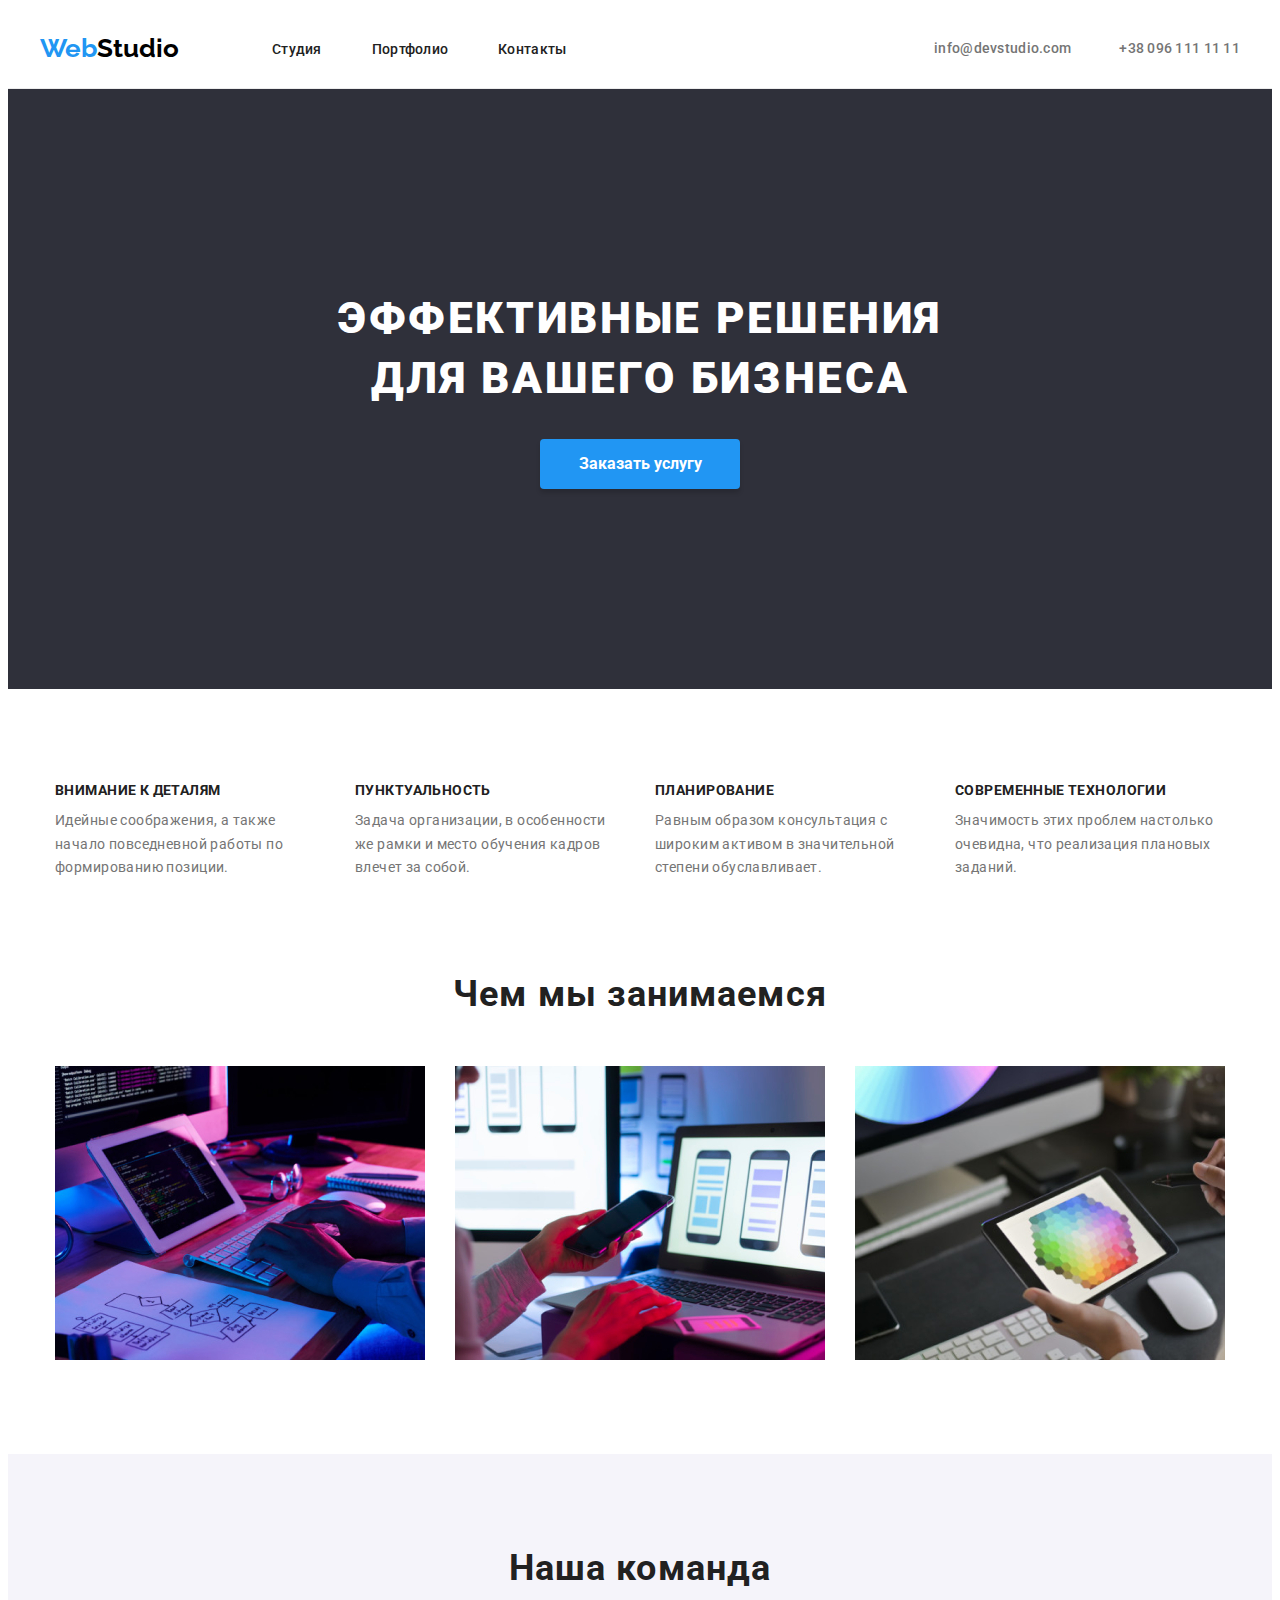
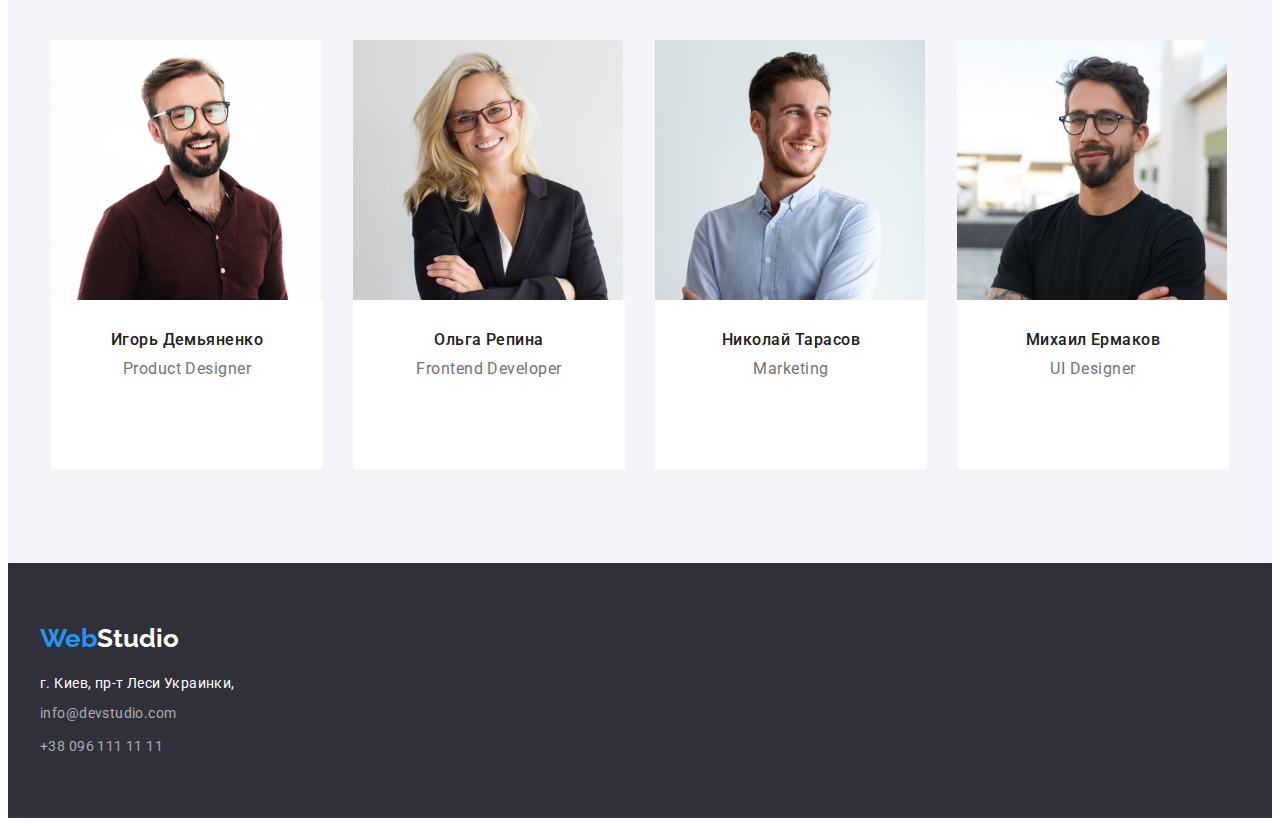
<file: index.html>
<!DOCTYPE html>
<html lang="ru">
    <head>
        <meta charset="UTF-8" />
        <meta http-equiv="X-UA-Compatible" content="IE=edge" />
        <meta name="viewport" content="width=device-width, initial-scale=1.0" />
        <title>WebStudio</title>
        <link rel="stylesheet" href="https://cdnjs.cloudflare.com/ajax/libs/modern-normalize/1.1.0/modern-normalize.min.css"
            integrity="sha512-wpPYUAdjBVSE4KJnH1VR1HeZfpl1ub8YT/NKx4PuQ5NmX2tKuGu6U/JRp5y+Y8XG2tV+wKQpNHVUX03MfMFn9Q=="
            crossorigin="anonymous" referrerpolicy="no-referrer" />
        <link rel="preconnect" href="https://fonts.googleapis.com">
        <link rel="preconnect" href="https://fonts.gstatic.com" crossorigin="" />
        <link 
            href="https://fonts.googleapis.com/css2?family=Raleway:wght@700&family=Roboto:wght@400;500;700;900&display=swap"
            rel="stylesheet" />
        <link rel="stylesheet" href="./css/styles.css">
</head>
<body>
    <!--header-->
    <header class="header"> 
        <div class="container header-container">
            <nav class="header-navigation">
                <a class="header-logo link" href="./index.html">
                    <span class="header-logo-web">Web</span><span class="header-logo-studio">Studio</span></a>
                <ul class="header-list">
                    <li class="header-item"><a class="header-link link" href="./index.html">Студия</a></li>
                    <li class="header-item"><a class="header-link link" href="./portfolio.html">Портфолио</a></li>
                    <li class="header-item"><a class="header-link link" href="">Контакты</a></li>
                </ul>
            </nav>
            <ul class="header-connect">
                <li><a href="info@devstudio.com" class="header-mail link">info@devstudio.com</a></li>
                <li><a href="tel:++380961111111" class="header-tel link">+38 096 111 11 11</a></li>
            </ul>
        </div>
    </header>
    <!--main-->
    <main>
        <!--hero-->
        <section class="section hero">
            <div class="container hero-container">
                <h1 class="hero-title">Эффективные решения для вашего бизнеса</h1>
                <button type="button" class="hero-btn">Заказать услугу</button>
            </div>
        </section>
        <!--feat. and work-->
        <section class="section features">
            <div class="container features-container">
                <h2 class="visually-hidden">Лучшая web компания Киева</h2>
                <ul class="features-list">
                    <li class="features-items">
                        <h3 class="title-item">Внимание к деталям</h3>
                        <p class="text-item">Идейные соображения, а также начало повседневной работы по формированию позиции.</p></li>
                    <li class="features-items">
                        <h3 class="title-item">Пунктуальность</h3>
                        <p class="text-item">Задача организации, в особенности же рамки и место обучения кадров влечет за собой.</p></li>
                    <li class="features-items">
                        <h3 class="title-item">Планирование</h3>
                        <p class="text-item">Равным образом консультация с широким активом в значительной степени обуславливает.</p></li>
                    <li class="features-items">
                        <h3 class="title-item">Современные технологии</h3>
                        <p class="text-item">Значимость этих проблем настолько очевидна, что реализация плановых заданий.</p></li>
                </ul>
            </div>
            <!--our work-->
        </section>
        <section class="section work">       
            <div class="container">
                <h2 class="second-title">Чем мы занимаемся</h2>
                <ul class="work-list">
                    <li class="work-img"><img src="./images/img1.jpg" alt="набор текста на клавиатуре" width="370" height="294"></li>
                    <li class="work-img"><img src="./images/box_2.jpg" alt="поиск в телефоне" width="370" height="294"></li>
                    <li class="work-img"><img src="./images/box_3.jpg" alt="выбор цвета" width="370" height="294"></li>
                </ul>
            </div>
        </section>
        <!--our team-->
        <section class="section team">
            <div class="container">
            <h2 class="second-title">Наша команда</h2>
            <ul class="team-list">
                <li class="team-items">
                    <img src="./images/img.jpg" alt="Игорь Демьяненко" width="270" height="260">
                    <div class="team-text border-team-img">
                        <h3 class="team-item-name">Игорь Демьяненко</h3>
                        <p lang="en" class="team-item-occupation">Product Designer</p>
                    </div>
                </li>
                <li class="team-items">
                    <img src="./images/img2.jpg" alt="Ольга Репина" width="270" height="260" class="team-img">
                    <div class="team-text border-team-img">
                        <h3 class="team-item-name">Ольга Репина</h3>
                        <p lang="en" class="team-item-occupation">Frontend Developer</p>
                    </div>
                </li>
                <li class="team-items">
                    <img src="./images/img3.jpg" alt="Николай Тарасов" width="270" height="260" class="team-img">
                    <div class="team-text border-team-img">
                        <h3 class="team-item-name">Николай Тарасов</h3>
                        <p lang="en" class="team-item-occupation">Marketing</p>
                    </div>
                </li>
                <li class="team-items">
                    <img src="./images/img4.jpg" alt="Михаил Ермаков" width="270" height="260" class="team-img">
                    <div class="team-text border-team-img">  
                        <h3 class="team-item-name">Михаил Ермаков</h3>
                        <p lang="en" class="team-item-occupation">UI Designer</p>
                    </div>
                </li>
            </ul>
            </div>
        </section>   
    </main>
    <!--footer-->
    <footer class="footer">
        <div class="container footer-container">
            <a class="footer-logo link" href="./index.html"><span class="footer-logo-web">Web</span><span class="footer-logo-studio">Studio</span></a>
            <div class="adress">
                <address><a href="https://goo.gl/maps/CzD2CsyNjKXHCDds6" target="_blank" rel="noopener noreferrer" class="footer-contact link">г. Киев, пр-т Леси Украинки,<br /></a></address>
            </div>
            <div class="mail">
                <a href="info@devstudio.com" class="footer-mail link">info@devstudio.com</a><br />
            </div>
            
            <a href="tel:++380961111111" class="footer-tel link">+38 096 111 11 11</a>
        </div>
    </footer>
</body>
</html>
</file>
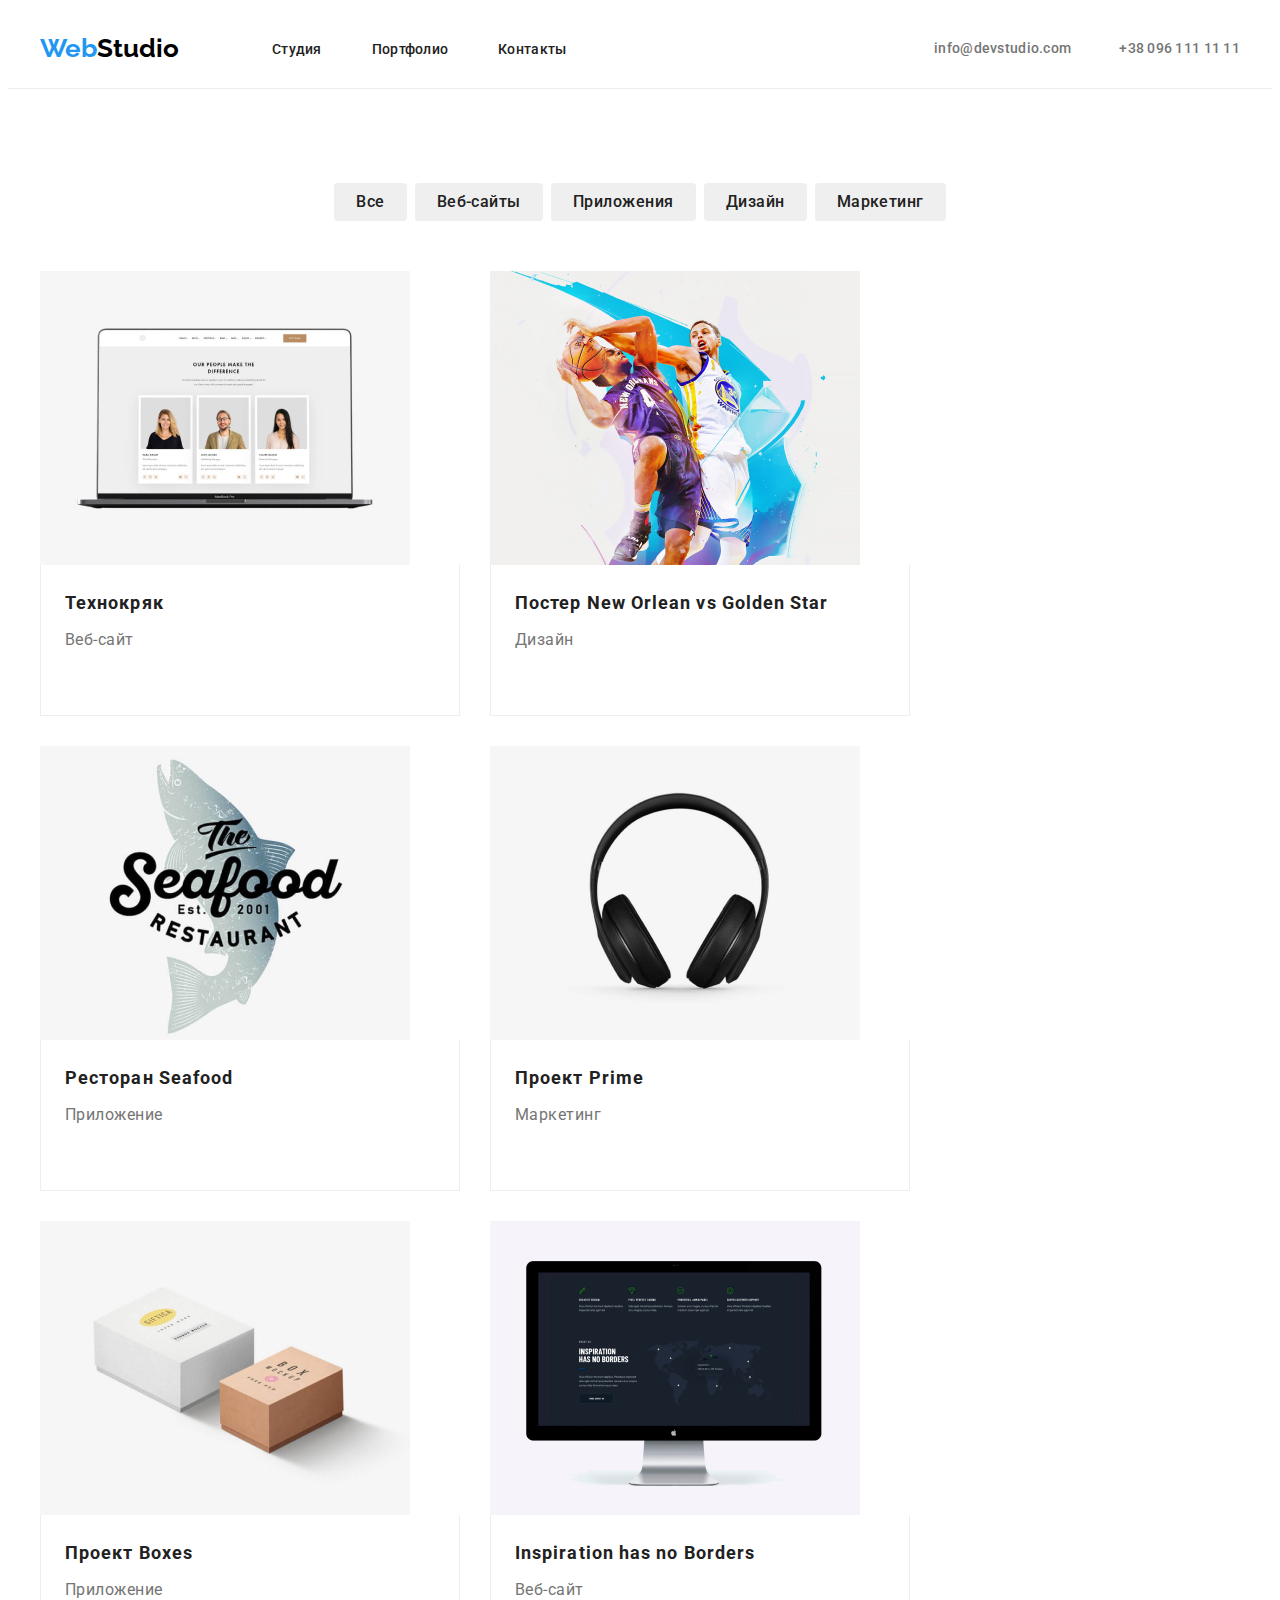
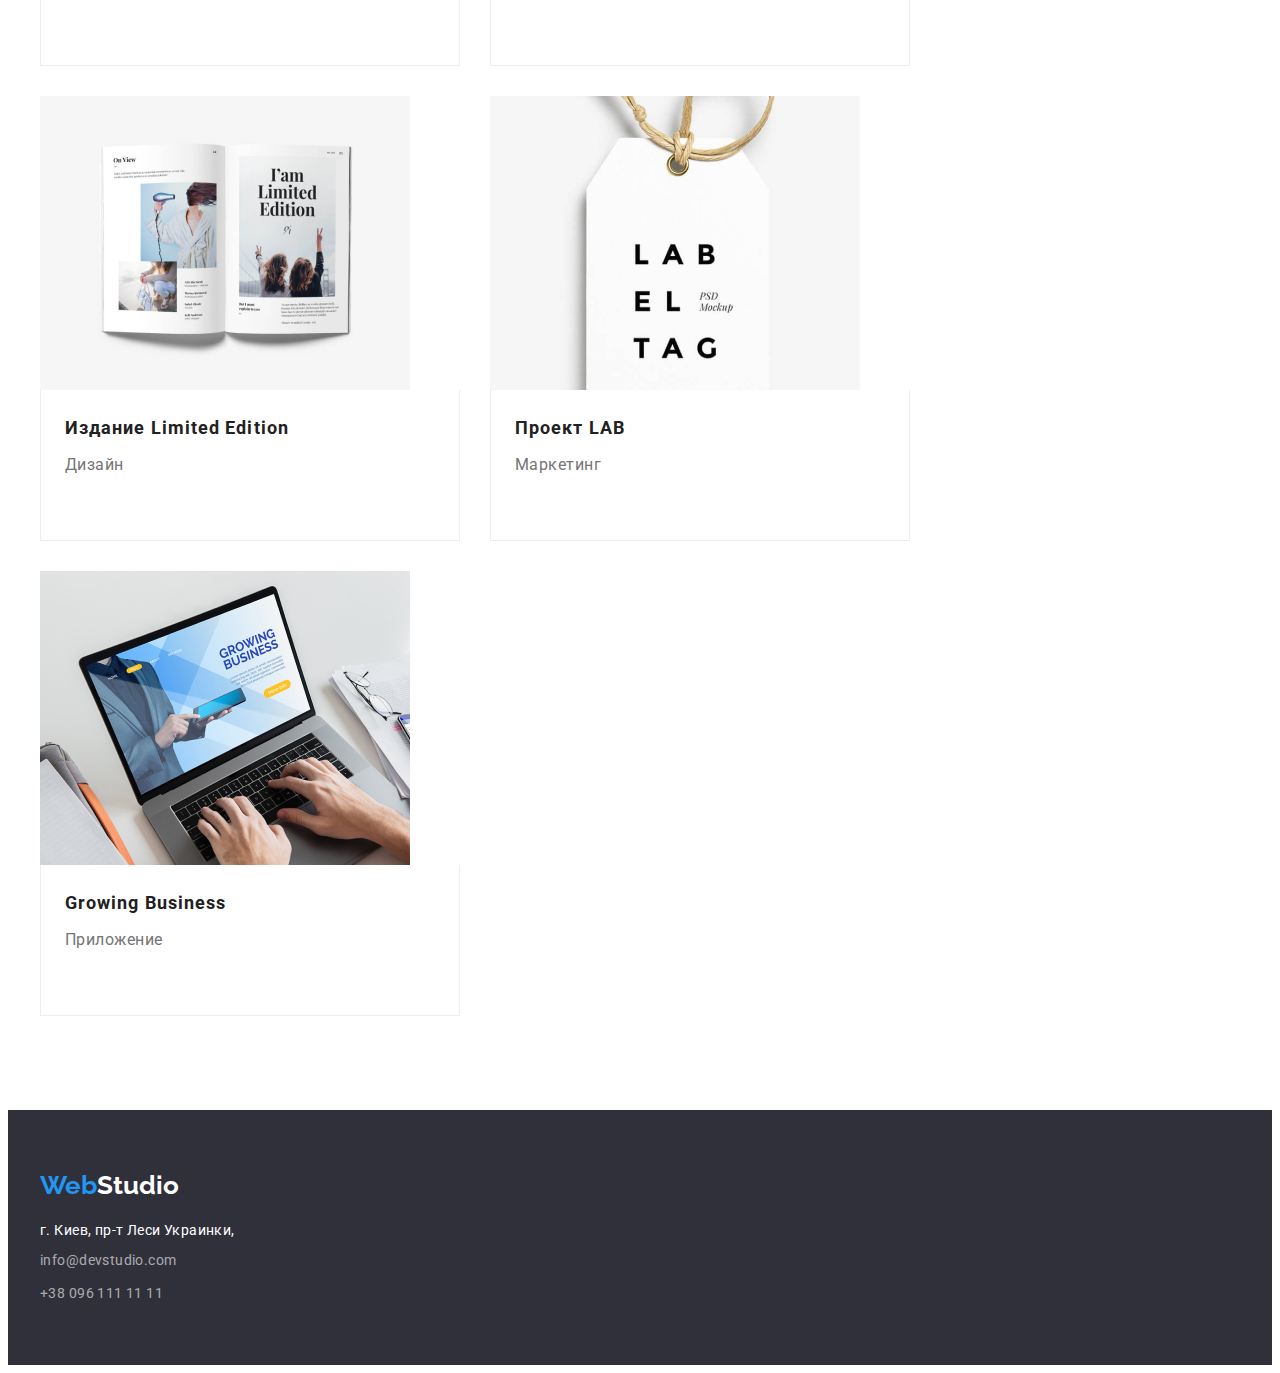
<file: portfolio.html>
<!DOCTYPE html>
<html lang="ru">
    <head>
        <meta charset="UTF-8" />
        <meta http-equiv="X-UA-Compatible" content="IE=edge" />
        <meta name="viewport" content="width=device-width, initial-scale=1.0" />
        <title>Portfolio--</title>
        <link rel="stylesheet" href="https://cdnjs.cloudflare.com/ajax/libs/modern-normalize/1.1.0/modern-normalize.min.css"
            integrity="sha512-wpPYUAdjBVSE4KJnH1VR1HeZfpl1ub8YT/NKx4PuQ5NmX2tKuGu6U/JRp5y+Y8XG2tV+wKQpNHVUX03MfMFn9Q=="
            crossorigin="anonymous" referrerpolicy="no-referrer" />
        <link rel="preconnect" href="https://fonts.googleapis.com">
        <link rel="preconnect" href="https://fonts.gstatic.com" crossorigin="" />
        <link 
            href="https://fonts.googleapis.com/css2?family=Raleway:wght@700&family=Roboto:wght@400;500;700;900&display=swap"
            rel="stylesheet" />
        <link rel="stylesheet" href="./css/styles.css">
</head>
<body>
    <!--header-->
    <header class="header">
        <div class="container header-container">
            <nav class="header-navigation">
                <a class="header-logo link" href="./index.html">
                    <span class="header-logo-web">Web</span><span class="header-logo-studio">Studio</span></a>
                <ul class="header-list">
                    <li class="header-item"><a class="header-link link" href="./index.html">Студия</a></li>
                    <li class="header-item"><a class="header-link link" href="./portfolio.html">Портфолио</a></li>
                    <li class="header-item"><a class="header-link link" href="">Контакты</a></li>
                </ul>
            </nav>
            <ul class="header-connect">
                <li><a href="info@devstudio.com" class="header-mail link">info@devstudio.com</a></li>
                <li><a href="tel:++380961111111" class="header-tel link">+38 096 111 11 11</a></li>
            </ul>
        </div>
    </header>
    <!--main-->
    <main>
        <!--hero-->
        <section class="section portfolio">
            <div class="container">
            <h1 class="visually-hidden">Лучшие web-сайты Киева</h1>
            <ul class="btn-list">
                <li class="btn"><button type="button" class="portfolio-btn-item">Bсе</button></li>
                <li class="btn"><button type="button" class="portfolio-btn-item">Веб-сайты</button></li>
                <li class="btn"><button type="button" class="portfolio-btn-item">Приложения</button></li>
                <li class="btn"><button type="button" class="portfolio-btn-item">Дизайн</button></li>
                <li class="btn"><button type="button" class="portfolio-btn-item">Маркетинг</button></li>
            </ul>
            <h2 class="visually-hidden">Лучшие web портфолио Киева</h2>
            <ul class="portfolio-list">
                <Li class="portfolio-element">
                    <img class="portfolio-img" src="./images/1.jpg" alt="Технокряк" width="370" height="294">
                    <div class="portfolio-item border-img">
                        <h3 class="portfolio-item-title">Технокряк</h3>
                        <p class="portfolio-item-text">Веб-сайт</p>
                    </div>
                <Li class="portfolio-element">
                    <img class="portfolio-img" src="./images/2.jpg" alt="Постер New Orlean vs Golden Star" width="370" height="294">
                    <div class="portfolio-item border-img">
                    <h3 class="portfolio-item-title">Постер New Orlean vs Golden Star</h3>
                    <p class="portfolio-item-text">Дизайн</p>
                </Li>
                <Li class="portfolio-element">
                    <img class="portfolio-img" src="./images/3.jpg" alt="Ресторан Seafood" width="370" height="294">
                    <div class="portfolio-item border-img">
                        <h3 class="portfolio-item-title">Ресторан Seafood</h3>
                        <p class="portfolio-item-text">Приложение</p>
                    </div>
                </Li>
                <Li class="portfolio-element">
                    <img class="portfolio-img" src="./images/4.jpg" alt="Проект Prime" width="370" height="294">
                    <div class="portfolio-item border-img">
                        <h3 class="portfolio-item-title">Проект Prime</h3>
                        <p class="portfolio-item-text">Маркетинг</p>
                    </div>
                </Li>
                <li class="portfolio-element">
                    <img class="portfolio-img" src="./images/5.jpg" alt="Проект Boxes" width="370" height="294">
                    <div class="portfolio-item border-img">
                        <h3 class="portfolio-item-title">Проект Boxes</h3>
                        <p class="portfolio-item-text">Приложение</p>
                    </div>
                </li>
                <Li class="portfolio-element">
                    <img class="portfolio-img" src="./images/6.jpg" alt="Inspiration has no Borders" width="370" height="294">
                    <div class="portfolio-item border-img">
                        <h3 class="portfolio-item-title">Inspiration has no Borders</h3>
                        <p class="portfolio-item-text">Веб-сайт</p>
                    </div>
                </Li>
                <Li class="portfolio-element">
                    <img class="portfolio-img" src="./images/7.jpg" alt="Издание Limited Edition" width="370" height="294">
                    <div class="portfolio-item border-img">
                        <h3 class="portfolio-item-title">Издание Limited Edition</h3>
                        <p class="portfolio-item-text">Дизайн</p>
                    </div>
                </Li>
                <Li class="portfolio-element">
                    <img class="portfolio-img" src="./images/8.jpg" alt="Проект LAB" width="370" height="294">
                    <div class="portfolio-item border-img">
                        <h3 class="portfolio-item-title">Проект LAB</h3>
                        <p class="portfolio-item-text">Маркетинг</p>
                    </div>
                </Li>
                <Li class="portfolio-element">
                    <img class="portfolio-img" src="./images/9.jpg" alt="Growing Business" width="370" height="294">
                    <div class="portfolio-item border-img">
                        <h3 class="portfolio-item-title">Growing Business</h3>
                        <p class="portfolio-item-text">Приложение</p>
                    </div>
                </Li>
            </ul>
            </div>
        </section>
    </main>
    <!--footer-->
    <footer class="footer">
        <div class="container footer-container">
            <a class="footer-logo link" href="./index.html"><span class="footer-logo-web">Web</span><span
                    class="footer-logo-studio">Studio</span></a>
            <div class="adress">
                <address><a href="https://goo.gl/maps/CzD2CsyNjKXHCDds6" target="_blank" rel="noopener noreferrer"
                        class="footer-contact link">г. Киев, пр-т Леси Украинки,<br /></a></address>
            </div>
            <div class="mail">
                <a href="info@devstudio.com" class="footer-mail link">info@devstudio.com</a><br />
            </div>
            <a href="tel:++380961111111" class="footer-tel link">+38 096 111 11 11</a>
        </div>
    </footer>
</body>
</html>
</file>
<file: css/styles.css>
:root {
  --main-title-color: #ffffff;
  --second-title-color: #212121;
  --first-text-color: #757575;
  --accent-color: #2196f3;
  --background-color: #2f303a;
  --footer-adress: rgba(255, 255, 255, 0.6);
}

p,
h1,
h2,
h3,
h4,
h5,
h6 {
  margin: 0;
}

ul {
  margin: 0;
  padding: 0;
  list-style: none;
}

button {
  cursor: pointer;
  padding: 0px;
  border: none;
}

img {
  display: block;
}

address {
  font-style: normal;
}

.container {
  width: 1200px;
  padding-left: 15px;
  padding-right: 15px;
  margin-left: auto;
  margin-right: auto;
}

.section {
  padding-top: 94px;
  padding-bottom: 94px;
}

body {
  font-family: "roboto", sans-serif;
  color: #212121;
}

.link {
  text-decoration: none;
}

/* ------------GENERAL SELECTION------------- */

.second-title {
  font-weight: 700;
  font-size: 36px;
  line-height: 1.16;
  text-align: center;
  letter-spacing: 0.03em;
  color: var(--second-title-color);
}

/* ------------HEADER------------- */
.header {
  background-color: var(--main-title-color);
  padding-top: 25px;
  padding-bottom: 25px;
  display: block;
  border-bottom-style: solid;
  border-color: #ececec;
  border-width: 1px;
}

.header-container {
  display: flex;
  align-items: center;
}

.header-navigation {
  display: flex;
  align-items: center;
}

.header-list {
  display: flex;
}

.header-connect {
  display: flex;
  margin-left: auto;
}

.header-item {
  margin-right: 50px;
}

.header-item:last-child {
  margin-right: 0;
}

.header-logo {
  margin-right: 93px;
  font-family: "Raleway";
  font-style: normal;
  font-weight: 700;
  font-size: 26px;
}

.header-logo-web {
  color: var(--accent-color);
}

.header-logo-studio {
  color: black;
}

.header-link {
  font-weight: 500;
  font-size: 14px;
  line-height: 1, 14;
  letter-spacing: 0.02em;
  color: var(--second-title-color);
}

.header-link:hover,
.header-link:focus {
  color: var(--accent-color);
}

.header-mail {
  font-weight: 500;
  font-size: 14px;
  line-height: 1.33;
  letter-spacing: 0.02em;
  color: var(--first-text-color);
  /* padding-top: 32px;
  padding-bottom: 32px; */
}

.header-tel {
  font-weight: 500;
  font-size: 14px;
  line-height: 1.33;
  letter-spacing: 0.02em;
  color: var(--first-text-color);
  margin-left: 48px;
  /* padding-top: 32px;
  padding-bottom: 32px; */
}

.header-mail:hover,
.header-mail:focus,
.header-tel:hover,
.header-tel:focus {
  color: var(--accent-color);
}

/* ------------HERO------------- */

.hero {
  background-color: var(--background-color);
  padding-top: 200px;
  padding-bottom: 200px;
}

.hero-container {
  text-align: center;
}

.hero-title {
  font-weight: 900;
  font-size: 44px;
  line-height: 1.36;
  text-align: center;
  letter-spacing: 0.06em;
  text-transform: uppercase;
  color: var(--main-title-color);
  width: 696px;
  margin-left: auto;
  margin-right: auto;
  margin-bottom: 30px;
}

.hero-btn {
  font-family: inherit;
  font-weight: 700;
  font-size: 16px;
  line-height: 1.87;
  color: var(--main-title-color);
  background-color: var(--accent-color);
  cursor: pointer;
  min-width: 200px;
  height: 50px;
  left: 700px;
  top: 430px;
  box-shadow: 0px 4px 4px rgba(0, 0, 0, 0.15);
  border-radius: 4px;
}

/* ------------FEATURES AND WORKS------------- */

.features {
  background-color: var(--main-title-color);
  padding-bottom: 0px;
}

.features-container {
  display: block;
}

.visually-hidden {
  position: absolute;
  white-space: nowrap;
  width: 1px;
  height: 1px;
  overflow: hidden;
  border: 0;
  padding: 0;
  clip: rect(0 0 0 0);
  clip-path: inset(50%);
  margin: -1px;
}

.features-list {
  display: flex;
  justify-content: center;
}

.features-items {
  max-width: 270px;
}

.features-items:not(:last-child) {
  margin-right: 30px;
}

.features .title-item {
  font-weight: 700;
  font-size: 14px;
  line-height: 1.14;
  letter-spacing: 0.03em;
  text-transform: uppercase;
  color: var(--second-title-color);
  margin-bottom: 10px;
}

.features .text-item {
  font-size: 14px;
  line-height: 1.71;
  letter-spacing: 0.03em;
  color: var(--first-text-color);
}

/* ------------OUR WORK------------- */

.work-list {
  display: flex;
  margin-top: 50px;
  justify-content: center;
}

.work-img:not(:last-child) {
  margin-right: 30px;
}

/* ------------OUR TEAM------------- */

.team {
  background-color: #f5f4fa;
}

.team-list {
  display: flex;
  align-items: center;
  margin-top: 50px;
  justify-content: center;
}

.team-items:not(:last-child) {
  margin-right: 30px;
}
.team-text {
  padding-top: 30px;
  padding-bottom: 30px;
  background-color: white;
}

.team-item-name {
  font-weight: 500;
  font-size: 16px;
  line-height: 1.19;
  text-align: center;
  letter-spacing: 0.03em;
  color: var(--second-title-color);
}

.team-item-occupation {
  font-size: 16px;
  line-height: 1.19;
  text-align: center;
  letter-spacing: 0.03em;
  color: var(--first-text-color);
  padding-top: 10px;
}

.border-team-img {
  display: block;
  width: 270px;
  height: 108px;
  border-style: solid;
  border-top: none;
  border-width: 1px;
  border-color: #ffffff;
  /* border-radius: 3px;
  border-end-start-radius: none;
  box-shadow: 1px 1px 3px #1f0000; */
}

/* ------------FOOTER------------- */

.footer {
  background: var(--background-color);
  padding-top: 60px;
  padding-bottom: 60px;
}

.footer-container {
  text-align: left;
}

.footer-logo {
  font-family: Raleway;
  font-style: normal;
  font-weight: 700;
  font-size: 26px;
  display: block;
  margin-bottom: 20px;
}

.adress {
  margin-bottom: 9px;
}

.mail {
  margin-bottom: 9px;
}

.footer-logo-web {
  color: var(--accent-color);
}

.footer-logo-studio {
  color: var(--main-title-color);
}

.footer-contact {
  font-style: normal;
  font-size: 14px;
  line-height: 1.71px;
  letter-spacing: 0.03em;
  color: var(--main-title-color);
}

.footer-mail,
.footer-tel {
  font-style: normal;
  font-size: 14px;
  line-height: 24px;
  letter-spacing: 0.03em;
  color: var(--footer-adress);
}

/* ------------PORTFOLIO------------- */

.portfolio-container {
  margin-left: auto;
  margin-right: auto;
}

.btn-list {
  display: flex;
  margin-bottom: 50px;
  align-items: center;
  justify-content: center;
}

.btn {
  align-items: center;
}

.btn:not(:last-child) {
  margin-right: 8px;
}

.portfolio-btn-item {
  font-family: inherit;
  font-weight: 500;
  font-size: 16px;
  line-height: 1.62;
  text-align: center;
  letter-spacing: 0.03em;
  border-radius: 4px;
  color: var(--second-title-color);
  padding: 6px 22px;
}

.portfolio-btn-item {
  cursor: pointer;
}

.portfolio-btn-item:hover,
.portfolio-btn-item:focus {
  color: var(--main-title-color);
  background-color: var(--accent-color);
}

.portfolio-list {
  display: flex;
  flex-wrap: wrap;
  margin-right: -30px;
  margin-bottom: -30px;
}

.portfolio-element {
  flex-basis: calc((100% - 3 * 30px) / 3);
  margin-right: 30px;
  margin-bottom: 30px;
}

.portfolio-img {
  display: block;
  max-width: 100%;
  height: auto;
}

.portfolio-item {
  padding-left: 24px;
  padding-right: 24px;
  padding-top: 20px;
  padding-bottom: 20px;
}

.portfolio-item-title {
  font-weight: 700;
  font-size: 18px;
  line-height: 2;
  letter-spacing: 0.06em;
  color: var(--second-title-color);
  margin-bottom: 4px;
}

.portfolio-item-text {
  font-size: 16px;
  line-height: 30px;
  letter-spacing: 0.03em;
  color: var(--first-text-color);
}

.border-img {
  display: block;
  width: 370px;
  height: 110px;
  border-style: solid;
  border-top: none;
  border-width: 1px;
  border-color: #eeeeee;
}
</file>
